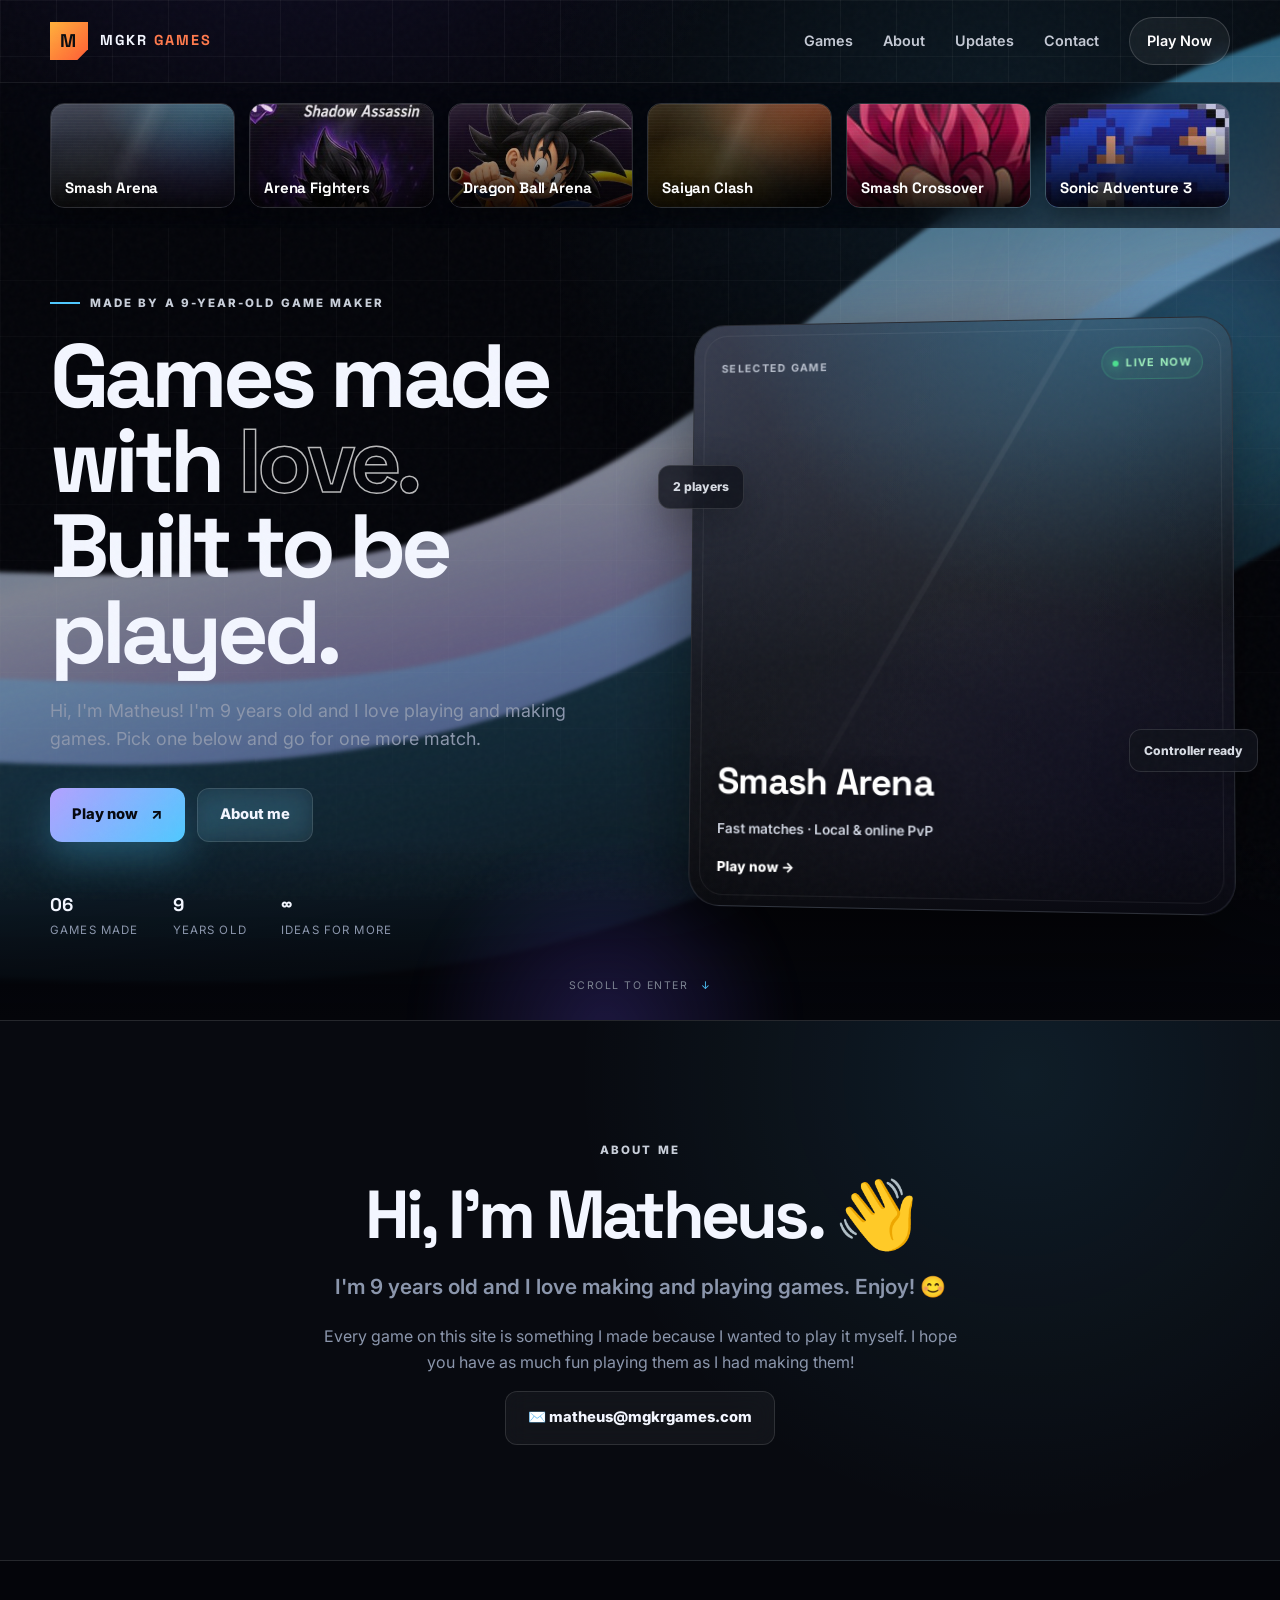
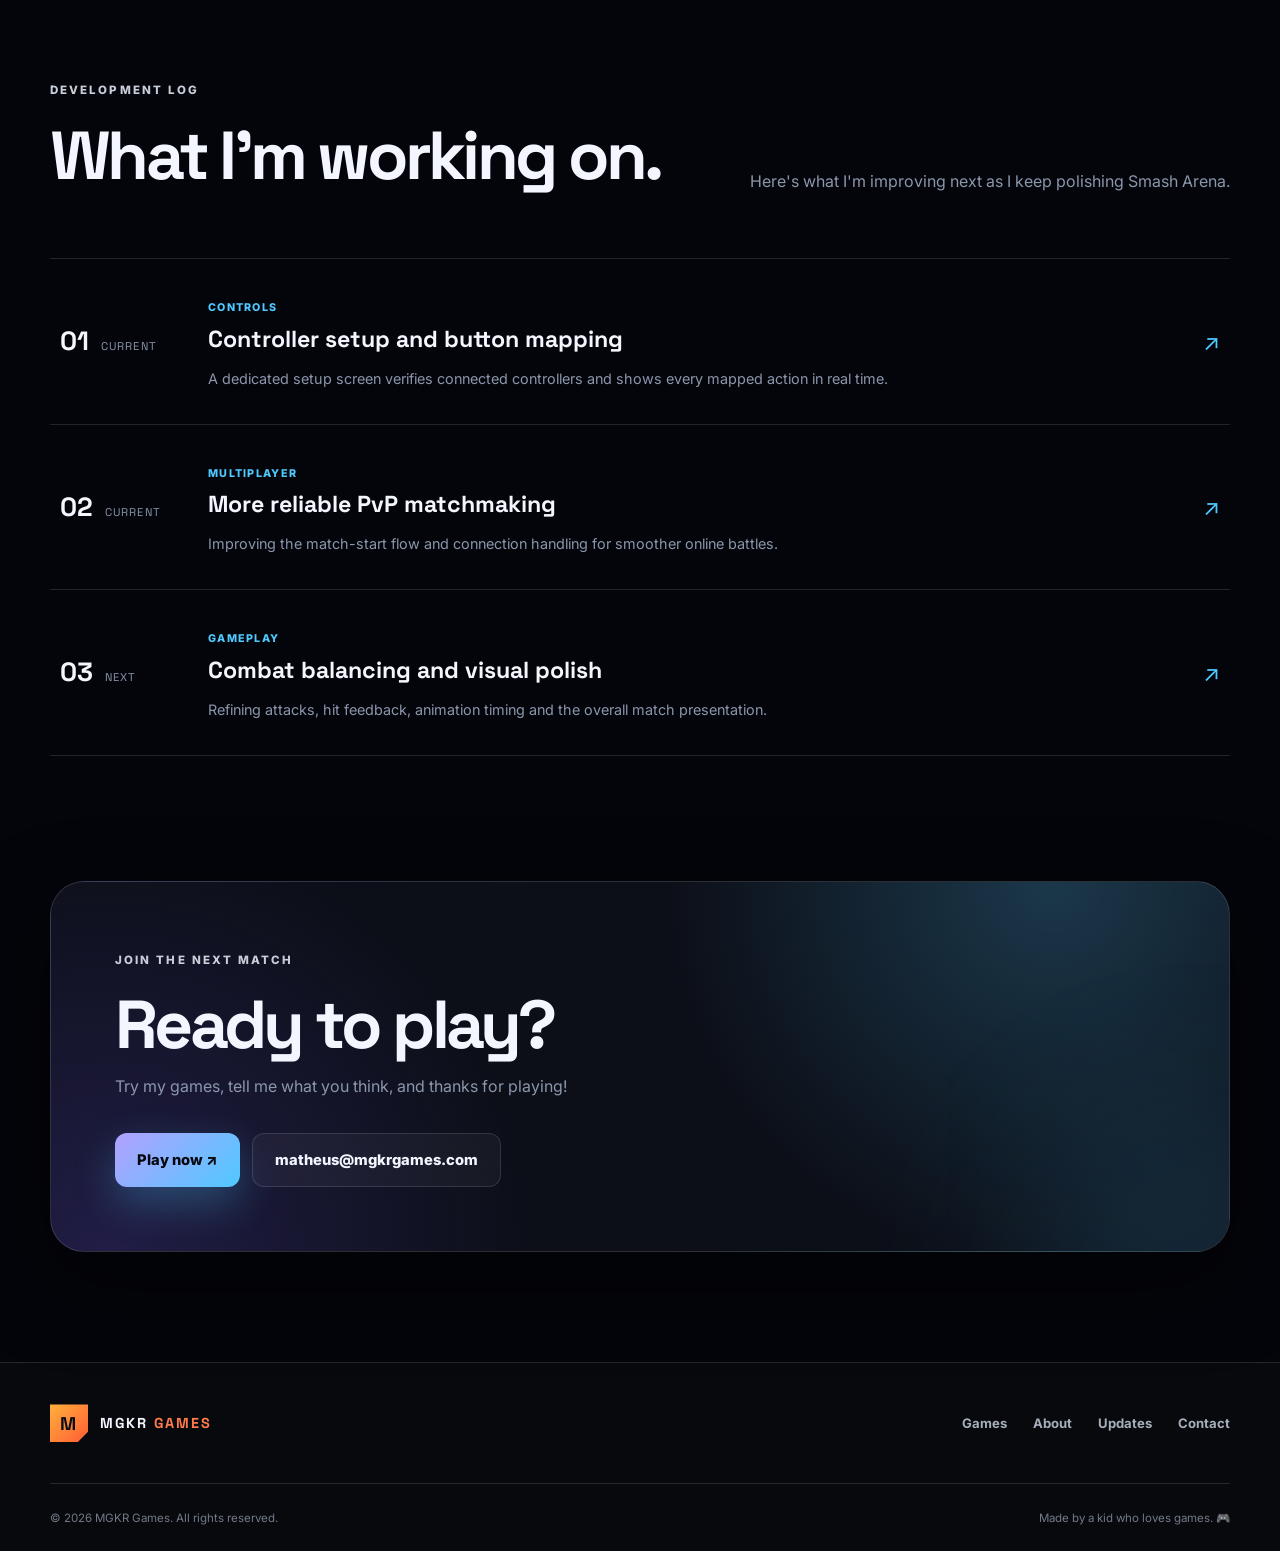
<file: index.html>
<!DOCTYPE html>
<html lang="en">
<head>
  <meta charset="UTF-8" />
  <meta name="viewport" content="width=device-width, initial-scale=1.0" />
  <meta name="description" content="MGKR Games — games made by Matheus, a 9-year-old who loves playing and making games." />
  <meta name="theme-color" content="#04050a" />
  <meta property="og:title" content="MGKR Games" />
  <meta property="og:description" content="Games made by a 9-year-old who loves playing and making games." />
  <meta property="og:type" content="website" />
  <meta property="og:url" content="https://mgkrgames.com" />
  <title>MGKR Games — Made by Matheus</title>
  <link rel="icon" href="favicon.svg" type="image/svg+xml" />
  <link rel="stylesheet" href="styles.css?v=13" />
</head>
<body>
  <div class="site-noise" aria-hidden="true"></div>

  <header class="site-header" id="top">
    <div class="container nav-wrap">
      <a class="brand" href="#top" aria-label="MGKR Games home">
        <span class="brand-mark">M</span>
        <span class="brand-text">MGKR <strong>GAMES</strong></span>
      </a>

      <button class="menu-toggle" aria-expanded="false" aria-controls="main-nav" aria-label="Open navigation">
        <span></span><span></span><span></span>
      </button>

      <nav class="main-nav" id="main-nav" aria-label="Main navigation">
        <a href="#top">Games</a>
        <a href="#about">About</a>
        <a href="#updates">Updates</a>
        <a href="#contact">Contact</a>
        <a class="nav-cta" href="#top">Play Now</a>
      </nav>
    </div>

    <div class="game-dock" aria-label="Jump to a game">
      <div class="container game-dock-row">
        <a class="dock-tile dock-smash" href="https://smash.mgkrgames.com"
           data-preview-art="art-smash" data-preview-title="Smash Arena"
           data-preview-tag="Fast matches · Local &amp; online PvP">
          <span class="dock-tile-art"></span>
          <span class="dock-tile-title">Smash Arena</span>
        </a>
        <a class="dock-tile dock-arena-fighters" href="https://arenafighters.mgkrgames.com"
           data-preview-art="art-arena-fighters" data-preview-title="Arena Fighters"
           data-preview-tag="Original characters · Online crossplay">
          <span class="dock-tile-art"></span>
          <span class="dock-tile-title">Arena Fighters</span>
        </a>
        <a class="dock-tile dock-dragonball" href="https://dragonballarena.mgkrgames.com"
           data-preview-art="art-dragonball" data-preview-title="Dragon Ball Arena"
           data-preview-tag="Power up · Battle across the sagas">
          <span class="dock-tile-art"></span>
          <span class="dock-tile-title">Dragon Ball Arena</span>
        </a>
        <a class="dock-tile dock-saiyan" href="https://saiyanclash.mgkrgames.com"
           data-preview-art="art-saiyan" data-preview-title="Saiyan Clash"
           data-preview-tag="Go Super Saiyan · Fast 1v1s">
          <span class="dock-tile-art"></span>
          <span class="dock-tile-title">Saiyan Clash</span>
        </a>
        <a class="dock-tile dock-crossover" href="https://smashcrossover.mgkrgames.com"
           data-preview-art="art-crossover" data-preview-title="Smash Crossover"
           data-preview-tag="Every hero, one arena">
          <span class="dock-tile-art"></span>
          <span class="dock-tile-title">Smash Crossover</span>
        </a>
        <a class="dock-tile dock-sonic" href="https://sonic.mgkrgames.com"
           data-preview-art="art-sonic" data-preview-title="Sonic Adventure 3"
           data-preview-tag="Gotta go fast · Classic platforming">
          <span class="dock-tile-art"></span>
          <span class="dock-tile-title">Sonic Adventure 3</span>
        </a>
      </div>
    </div>
  </header>

  <main>
    <section class="hero">
      <div class="hero-grid" aria-hidden="true"></div>
      <div class="hero-orb hero-orb-one" aria-hidden="true"></div>
      <div class="hero-orb hero-orb-two" aria-hidden="true"></div>
      <svg class="hero-ribbon" viewBox="0 0 1600 900" preserveAspectRatio="xMidYMid slice" aria-hidden="true">
        <defs>
          <linearGradient id="ribbonGrad" x1="0%" y1="0%" x2="100%" y2="100%">
            <stop offset="0%" stop-color="#4fc9ff" stop-opacity="0" />
            <stop offset="30%" stop-color="#4fc9ff" stop-opacity=".55" />
            <stop offset="52%" stop-color="#dfe6ff" stop-opacity=".65" />
            <stop offset="72%" stop-color="#b3a1ff" stop-opacity=".5" />
            <stop offset="100%" stop-color="#7457ff" stop-opacity="0" />
          </linearGradient>
          <linearGradient id="ribbonGrad2" x1="0%" y1="0%" x2="100%" y2="100%">
            <stop offset="0%" stop-color="#7457ff" stop-opacity="0" />
            <stop offset="45%" stop-color="#4fc9ff" stop-opacity=".28" />
            <stop offset="100%" stop-color="#4fc9ff" stop-opacity="0" />
          </linearGradient>
        </defs>
        <path d="M -200 620 C 250 460, 550 720, 950 380 S 1550 120, 1900 260" stroke="url(#ribbonGrad)" stroke-width="140" fill="none" stroke-linecap="round" />
        <path d="M -200 720 C 300 600, 600 820, 1000 520 S 1600 260, 1950 380" stroke="url(#ribbonGrad2)" stroke-width="220" fill="none" stroke-linecap="round" />
      </svg>

      <div class="container hero-layout">
        <div class="hero-copy reveal">
          <div class="eyebrow"><span></span> Made by a 9-year-old game maker</div>
          <h1>Games made with <em>love.</em><br />Built to be played.</h1>
          <p>
            Hi, I'm Matheus! I'm 9 years old and I love playing and making
            games. Pick one below and go for one more match.
          </p>
          <div class="hero-actions">
            <a class="button button-primary" href="#top">
              Play now
              <span aria-hidden="true">↗</span>
            </a>
            <a class="button button-secondary" href="#about">About me</a>
          </div>

          <div class="hero-meta">
            <div><strong>06</strong><span>Games made</span></div>
            <div><strong>9</strong><span>Years old</span></div>
            <div><strong>∞</strong><span>Ideas for more</span></div>
          </div>
        </div>

        <div class="hero-visual reveal reveal-delay">
          <div class="hero-preview" id="heroPreview">
            <span class="hero-preview-art art-smash" id="heroPreviewArt" aria-hidden="true"></span>
            <div class="hero-preview-topline">
              <span>Selected game</span>
              <span class="live-pill"><i></i> Live now</span>
            </div>
            <div class="hero-preview-body">
              <strong class="hero-preview-title" id="heroPreviewTitle">Smash Arena</strong>
              <span class="hero-preview-tag" id="heroPreviewTag">Fast matches · Local &amp; online PvP</span>
              <a class="hero-preview-link" id="heroPreviewLink" href="https://smash.mgkrgames.com">Play now →</a>
            </div>
          </div>
          <div class="floating-chip chip-one">2 players</div>
          <div class="floating-chip chip-two">Controller ready</div>
        </div>
      </div>

      <div class="hero-scroll">Scroll to enter <span>↓</span></div>
    </section>

    <section class="section about-section kid-about" id="about">
      <div class="container about-layout-kid">
        <div class="about-copy reveal">
          <span class="section-kicker">About me</span>
          <h2>Hi, I'm Matheus. <span class="wave" aria-hidden="true">👋</span></h2>
          <p class="about-lead">
            I'm 9 years old and I love making and playing games. Enjoy! <span aria-hidden="true">😊</span>
          </p>
          <p>
            Every game on this site is something I made because I wanted to play it
            myself. I hope you have as much fun playing them as I had making them!
          </p>
          <a class="button button-secondary" href="mailto:matheus@mgkrgames.com">✉️ matheus@mgkrgames.com</a>
        </div>
      </div>
    </section>

    <section class="section updates-section" id="updates">
      <div class="container">
        <div class="section-heading reveal">
          <div>
            <span class="section-kicker">Development log</span>
            <h2>What I'm working on.</h2>
          </div>
          <p>Here's what I'm improving next as I keep polishing Smash Arena.</p>
        </div>

        <div class="updates-list">
          <article class="update-item reveal">
            <div class="update-date"><strong>01</strong><span>Current</span></div>
            <div class="update-copy">
              <span class="update-label">Controls</span>
              <h3>Controller setup and button mapping</h3>
              <p>A dedicated setup screen verifies connected controllers and shows every mapped action in real time.</p>
            </div>
            <span class="update-arrow">↗</span>
          </article>

          <article class="update-item reveal">
            <div class="update-date"><strong>02</strong><span>Current</span></div>
            <div class="update-copy">
              <span class="update-label">Multiplayer</span>
              <h3>More reliable PvP matchmaking</h3>
              <p>Improving the match-start flow and connection handling for smoother online battles.</p>
            </div>
            <span class="update-arrow">↗</span>
          </article>

          <article class="update-item reveal">
            <div class="update-date"><strong>03</strong><span>Next</span></div>
            <div class="update-copy">
              <span class="update-label">Gameplay</span>
              <h3>Combat balancing and visual polish</h3>
              <p>Refining attacks, hit feedback, animation timing and the overall match presentation.</p>
            </div>
            <span class="update-arrow">↗</span>
          </article>
        </div>
      </div>
    </section>

    <section class="cta-section" id="contact">
      <div class="container cta-card reveal">
        <div class="cta-glow" aria-hidden="true"></div>
        <div>
          <span class="section-kicker">Join the next match</span>
          <h2>Ready to play?</h2>
          <p>Try my games, tell me what you think, and thanks for playing!</p>
        </div>
        <div class="cta-actions">
          <a class="button button-primary" href="#top">Play now ↗</a>
          <a class="button button-secondary" href="mailto:matheus@mgkrgames.com">matheus@mgkrgames.com</a>
        </div>
      </div>
    </section>
  </main>

  <footer class="site-footer">
    <div class="container footer-top">
      <a class="brand" href="#top">
        <span class="brand-mark">M</span>
        <span class="brand-text">MGKR <strong>GAMES</strong></span>
      </a>
      <div class="footer-links">
        <a href="#top">Games</a>
        <a href="#about">About</a>
        <a href="#updates">Updates</a>
        <a href="mailto:matheus@mgkrgames.com">Contact</a>
      </div>
    </div>
    <div class="container footer-bottom">
      <span>© <span id="year"></span> MGKR Games. All rights reserved.</span>
      <span>Made by a kid who loves games. 🎮</span>
    </div>
  </footer>

  <script src="script.js?v=13"></script>
</body>
</html>
</file>
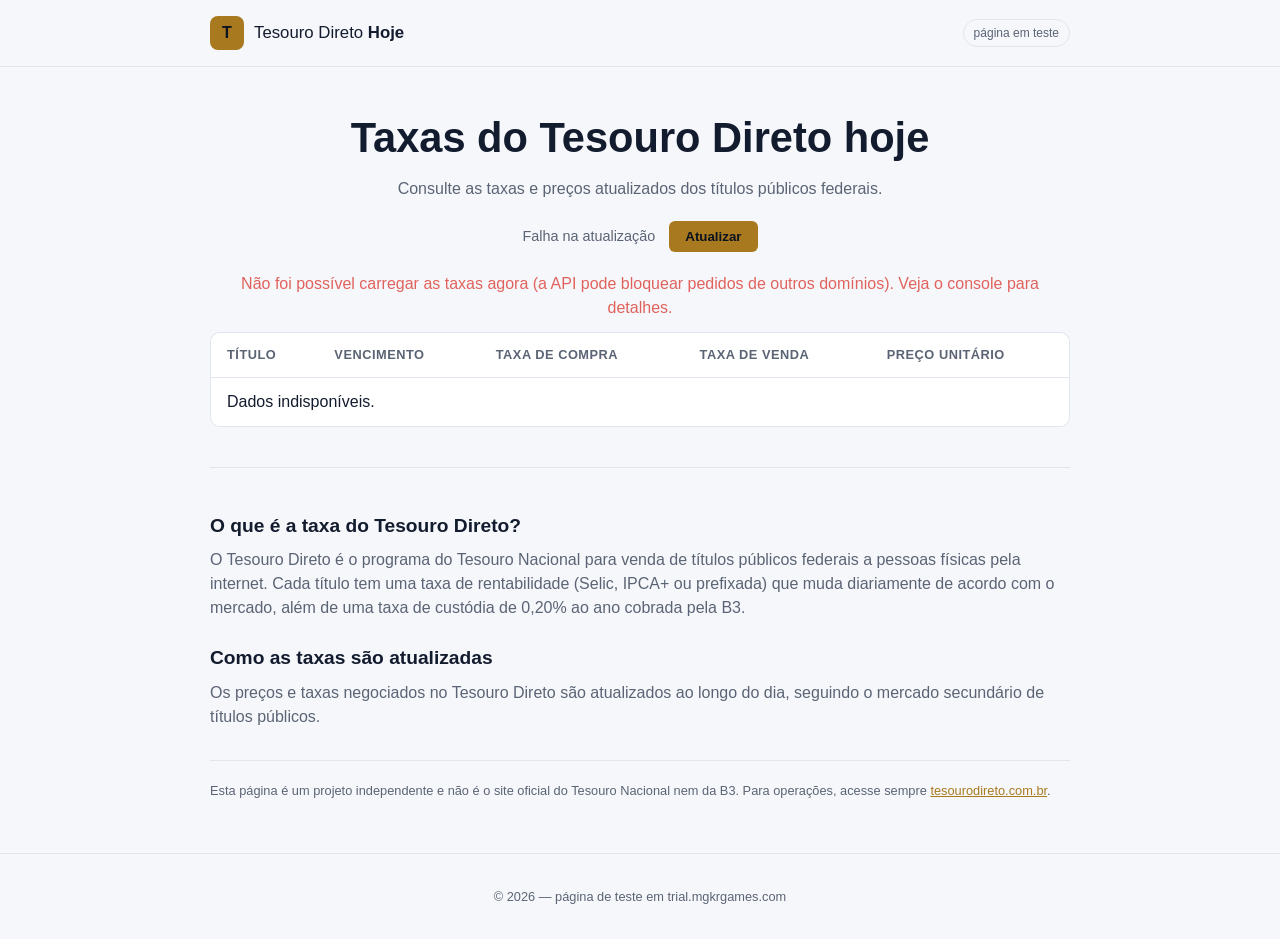
<file: trial-tesouro/index.html>
<!DOCTYPE html>
<html lang="pt-BR">
<head>
  <meta charset="UTF-8" />
  <meta name="viewport" content="width=device-width, initial-scale=1.0" />
  <meta name="description" content="Taxas do Tesouro Direto hoje: confira as taxas e preços atualizados dos títulos públicos (Selic, IPCA+, Prefixado) em tempo real." />
  <meta name="theme-color" content="#0b1220" />
  <meta property="og:title" content="Tesouro Direto Hoje — Taxas Atualizadas" />
  <meta property="og:description" content="Taxas e preços dos títulos do Tesouro Direto atualizados: Selic, IPCA+ e Prefixado." />
  <meta property="og:type" content="website" />
  <title>Tesouro Direto Hoje — Taxas Atualizadas</title>
  <link rel="stylesheet" href="styles.css" />
</head>
<body>
  <header class="site-header">
    <div class="container nav-wrap">
      <a class="brand" href="#top" aria-label="Tesouro Direto Hoje">
        <span class="brand-mark">T</span>
        <span class="brand-text">Tesouro Direto <strong>Hoje</strong></span>
      </a>
      <span class="pill">página em teste</span>
    </div>
  </header>

  <main class="container">
    <section class="hero">
      <h1>Taxas do Tesouro Direto hoje</h1>
      <p class="subtitle">Consulte as taxas e preços atualizados dos títulos públicos federais.</p>
      <div class="update-bar">
        <span id="last-updated">Carregando dados...</span>
        <button id="refresh-btn" type="button">Atualizar</button>
      </div>
    </section>

    <section class="rates-section" aria-live="polite">
      <div id="rates-status" class="status"></div>
      <div class="table-wrap">
        <table id="rates-table">
          <thead>
            <tr>
              <th>Título</th>
              <th>Vencimento</th>
              <th>Taxa de compra</th>
              <th>Taxa de venda</th>
              <th>Preço unitário</th>
            </tr>
          </thead>
          <tbody id="rates-body">
            <tr><td colspan="5">Carregando...</td></tr>
          </tbody>
        </table>
      </div>
    </section>

    <section class="explainer">
      <h2>O que é a taxa do Tesouro Direto?</h2>
      <p>
        O Tesouro Direto é o programa do Tesouro Nacional para venda de títulos públicos federais
        a pessoas físicas pela internet. Cada título tem uma taxa de rentabilidade (Selic, IPCA+ ou
        prefixada) que muda diariamente de acordo com o mercado, além de uma taxa de custódia de
        0,20% ao ano cobrada pela B3.
      </p>
      <h2>Como as taxas são atualizadas</h2>
      <p>
        Os preços e taxas negociados no Tesouro Direto são atualizados ao longo do dia, seguindo o
        mercado secundário de títulos públicos.
      </p>
    </section>

    <p class="disclaimer">
      Esta página é um projeto independente e não é o site oficial do Tesouro Nacional nem da B3.
      Para operações, acesse sempre
      <a href="https://www.tesourodireto.com.br" target="_blank" rel="noopener noreferrer">tesourodireto.com.br</a>.
    </p>
  </main>

  <footer class="site-footer">
    <div class="container">
      <p>&copy; 2026 — página de teste em trial.mgkrgames.com</p>
    </div>
  </footer>

  <script src="script.js"></script>
</body>
</html>
</file>
<file: styles.css>
@import url('https://fonts.googleapis.com/css2?family=Inter:wght@400;500;600;700;800&family=Space+Grotesk:wght@500;600;700&display=swap');

:root {
  --bg: #04050a;
  --surface: #0d121c;
  --surface-2: #121927;
  --text: #f3f6ff;
  --muted: #8b96ac;
  --line: rgba(255, 255, 255, 0.12);
  --accent: #4fc9ff;
  --accent-2: #b3a1ff;
  --purple: #7457ff;
  --max: 1180px;
  --radius-lg: 28px;
  --radius-md: 20px;
  --shadow: 0 30px 80px rgba(0, 0, 0, 0.5);
  --glass: rgba(255, 255, 255, 0.045);
  --glass-strong: rgba(255, 255, 255, 0.07);
}

* {
  box-sizing: border-box;
}

html {
  scroll-behavior: smooth;
}

body {
  margin: 0;
  background:
    radial-gradient(circle at 78% 4%, rgba(79, 201, 255, 0.1), transparent 30rem),
    radial-gradient(circle at 22% -10%, rgba(116, 87, 255, 0.17), transparent 34rem),
    var(--bg);
  color: var(--text);
  font-family: "Inter", sans-serif;
  line-height: 1.6;
  overflow-x: hidden;
}

body.menu-open {
  overflow: hidden;
}

a {
  color: inherit;
  text-decoration: none;
}

button,
a {
  -webkit-tap-highlight-color: transparent;
}

img {
  max-width: 100%;
}

.container {
  width: min(calc(100% - 40px), var(--max));
  margin-inline: auto;
}

.site-noise {
  position: fixed;
  inset: 0;
  pointer-events: none;
  opacity: 0.035;
  z-index: 50;
  background-image: url("data:image/svg+xml,%3Csvg viewBox='0 0 180 180' xmlns='http://www.w3.org/2000/svg'%3E%3Cfilter id='n'%3E%3CfeTurbulence type='fractalNoise' baseFrequency='.9' numOctaves='4' stitchTiles='stitch'/%3E%3C/filter%3E%3Crect width='100%25' height='100%25' filter='url(%23n)' opacity='.7'/%3E%3C/svg%3E");
}

.site-header {
  position: fixed;
  inset: 0 0 auto;
  z-index: 40;
  transition: background 0.3s ease, border-color 0.3s ease, backdrop-filter 0.3s ease;
  border-bottom: 1px solid transparent;
}

.site-header.scrolled {
  background: rgba(4, 6, 12, 0.72);
  border-color: var(--line);
  backdrop-filter: blur(20px) saturate(140%);
}

.nav-wrap {
  min-height: 82px;
  display: flex;
  align-items: center;
  justify-content: space-between;
}

.brand {
  display: inline-flex;
  align-items: center;
  gap: 12px;
  font-family: "Space Grotesk", sans-serif;
  font-size: 0.9rem;
  font-weight: 700;
  letter-spacing: 0.12em;
}

.brand-mark {
  width: 38px;
  height: 38px;
  display: grid;
  place-items: center;
  color: #0b0c10;
  background: linear-gradient(135deg, #ffb13b, #ff5c35);
  clip-path: polygon(0 0, 100% 0, 100% 72%, 72% 100%, 0 100%);
  font-size: 1.15rem;
  font-weight: 900;
}

.brand-text strong {
  color: #ff7a4d;
}

.main-nav {
  display: flex;
  align-items: center;
  gap: 30px;
  color: #c5cad5;
  font-size: 0.9rem;
  font-weight: 600;
}

.main-nav > a:not(.nav-cta) {
  position: relative;
}

.main-nav > a:not(.nav-cta)::after {
  content: "";
  position: absolute;
  left: 0;
  bottom: -7px;
  width: 0;
  height: 2px;
  background: var(--accent);
  transition: width 0.2s ease;
}

.main-nav > a:hover::after {
  width: 100%;
}

.nav-cta {
  padding: 11px 17px;
  border: 1px solid rgba(255, 255, 255, 0.16);
  border-radius: 999px;
  color: white;
  background: rgba(255, 255, 255, 0.055);
  transition: 0.2s ease;
}

.nav-cta {
  backdrop-filter: blur(10px);
}

.nav-cta:hover {
  border-color: rgba(79, 201, 255, 0.55);
  background: rgba(79, 201, 255, 0.10);
}

.menu-toggle {
  display: none;
  width: 44px;
  height: 44px;
  border: 1px solid var(--line);
  border-radius: 12px;
  background: rgba(255, 255, 255, 0.05);
  align-items: center;
  justify-content: center;
  flex-direction: column;
  gap: 5px;
}

.menu-toggle span {
  width: 19px;
  height: 2px;
  background: white;
  transition: 0.25s ease;
}

.game-dock {
  border-top: 1px solid rgba(255, 255, 255, 0.08);
  background: rgba(4, 6, 12, 0.55);
  backdrop-filter: blur(16px) saturate(140%);
}

.game-dock-row {
  display: flex;
  align-items: flex-end;
  justify-content: space-between;
  gap: 14px;
  padding: 20px 0;
  overflow-x: auto;
  overflow-y: visible;
  scrollbar-width: none;
}

.game-dock-row::-webkit-scrollbar {
  display: none;
}

.dock-tile {
  flex: 1 1 180px;
  min-width: 140px;
  max-width: 190px;
  position: relative;
  width: 180px;
  height: 105px;
  border-radius: 14px;
  overflow: hidden;
  border: 1px solid rgba(255, 255, 255, 0.16);
  box-shadow: 0 10px 26px rgba(0, 0, 0, 0.4), inset 0 1px 0 rgba(255, 255, 255, 0.18);
  transition: transform 0.28s cubic-bezier(.2,.8,.2,1), box-shadow 0.28s ease, border-color 0.28s ease;
  align-self: flex-end;
}

.dock-tile-art {
  position: absolute;
  inset: -10%;
  background-size: cover;
  background-position: top center;
  transform: scale(1.2) translate(var(--parallax-x, 0%), var(--parallax-y, 0%));
}

.dock-tile::before {
  content: "";
  position: absolute;
  inset: 0;
  z-index: 1;
  background:
    linear-gradient(0deg, rgba(0,0,0,.88) 0%, rgba(0,0,0,.22) 56%, transparent 76%),
    linear-gradient(115deg, transparent 38%, rgba(255,255,255,.09) 45%, transparent 53%),
    repeating-linear-gradient(0deg, rgba(255,255,255,.025) 0 1px, transparent 1px 3px);
}

.dock-tile::after {
  content: "";
  position: absolute;
  inset: 0;
  border-radius: inherit;
  box-shadow: inset 0 0 0 1px rgba(255, 255, 255, 0.05), inset 0 24px 30px -20px rgba(255, 255, 255, 0.14);
  pointer-events: none;
}

.dock-tile-title {
  position: absolute;
  left: 14px;
  right: 14px;
  bottom: 11px;
  z-index: 2;
  font-family: "Space Grotesk", sans-serif;
  font-weight: 800;
  font-size: 0.94rem;
  letter-spacing: -0.01em;
  line-height: 1.15;
  color: #fff;
  text-shadow: 0 2px 10px rgba(0, 0, 0, 0.7);
}

.dock-tile:hover,
.dock-tile:focus-visible {
  transform: translateY(-10px) scale(1.1);
  border-color: rgba(255, 255, 255, 0.5);
  box-shadow: 0 24px 46px rgba(0, 0, 0, 0.5), 0 0 34px rgba(79, 201, 255, 0.3);
  z-index: 5;
  outline: none;
}

.dock-smash .dock-tile-art,
.art-smash {
  background:
    radial-gradient(circle at 26% 112%, rgba(255,255,255,.24), transparent 42%),
    radial-gradient(circle at 74% -8%, rgba(79,201,255,.4), transparent 46%),
    radial-gradient(circle at 70% 105%, rgba(116,87,255,.34), transparent 50%),
    radial-gradient(circle at 50% 50%, rgba(255,255,255,.06), transparent 60%),
    linear-gradient(150deg, #3d4356, #14161d 65%);
}
.dock-arena-fighters .dock-tile-art,
.art-arena-fighters {
  background-image:
    linear-gradient(0deg, rgba(20,9,13,.15), rgba(20,9,13,.05)),
    url('assets/dock/arena-fighters.jpg');
}
.dock-dragonball .dock-tile-art,
.art-dragonball {
  background-image:
    linear-gradient(0deg, rgba(20,14,9,.12), rgba(20,14,9,.02)),
    url('assets/dock/dragonball.jpg');
}
.dock-saiyan .dock-tile-art,
.art-saiyan {
  background:
    radial-gradient(circle at 30% 112%, rgba(255,200,40,.6), transparent 46%),
    radial-gradient(circle at 78% -10%, rgba(255,90,40,.45), transparent 48%),
    radial-gradient(circle at 55% 45%, rgba(255,240,180,.18), transparent 55%),
    radial-gradient(circle at 50% 50%, rgba(255,255,255,.05), transparent 60%),
    linear-gradient(150deg, #2a1e0a, #150e05 70%);
}
.dock-crossover .dock-tile-art,
.art-crossover {
  background-image:
    linear-gradient(0deg, rgba(16,10,20,.12), rgba(16,10,20,.02)),
    url('assets/dock/crossover.jpg');
}
.dock-sonic .dock-tile-art,
.art-sonic {
  background-image:
    linear-gradient(0deg, rgba(10,14,22,.12), rgba(10,14,22,.02)),
    url('assets/dock/sonic.jpg');
}

.hero {
  position: relative;
  min-height: 100svh;
  display: grid;
  align-items: center;
  isolation: isolate;
  overflow: hidden;
  padding: 286px 0 80px;
}

.hero-grid {
  position: absolute;
  inset: 0;
  z-index: -4;
  background-image:
    linear-gradient(rgba(255,255,255,.045) 1px, transparent 1px),
    linear-gradient(90deg, rgba(255,255,255,.045) 1px, transparent 1px);
  background-size: 56px 56px;
  mask-image: linear-gradient(to bottom, black 0%, transparent 86%);
}

.hero::after {
  content: "";
  position: absolute;
  inset: auto 0 0;
  height: 180px;
  z-index: -3;
  background: linear-gradient(to bottom, transparent, var(--bg));
}

.hero-orb {
  position: absolute;
  z-index: -2;
  border-radius: 50%;
  filter: blur(15px);
}

.hero-orb-one {
  width: 470px;
  height: 470px;
  right: -150px;
  top: 10%;
  background: radial-gradient(circle, rgba(79, 201, 255, 0.24), transparent 66%);
}

.hero-orb-two {
  width: 390px;
  height: 390px;
  left: 32%;
  bottom: -200px;
  background: radial-gradient(circle, rgba(116, 87, 255, 0.22), transparent 68%);
}

.hero-ribbon {
  position: absolute;
  inset: -10% -10%;
  width: 120%;
  height: 120%;
  z-index: -3;
  filter: blur(2px);
  opacity: 0.85;
  mix-blend-mode: screen;
  animation: ribbon-drift 22s ease-in-out infinite alternate;
}

@keyframes ribbon-drift {
  0% { transform: translate3d(0, 0, 0) scale(1); }
  100% { transform: translate3d(-1.5%, 1%, 0) scale(1.03); }
}

@media (prefers-reduced-motion: reduce) {
  .hero-ribbon {
    animation: none;
  }
}

.hero-layout {
  display: grid;
  grid-template-columns: 1.02fr 0.98fr;
  gap: 70px;
  align-items: center;
}

.eyebrow,
.section-kicker {
  display: inline-flex;
  align-items: center;
  gap: 10px;
  color: #c8ced9;
  text-transform: uppercase;
  letter-spacing: 0.18em;
  font-size: 0.72rem;
  font-weight: 800;
}

.eyebrow span {
  width: 30px;
  height: 2px;
  background: var(--accent);
}

.hero h1,
.section-heading h2,
.about-copy h2,
.cta-card h2 {
  font-family: "Space Grotesk", sans-serif;
  letter-spacing: -0.055em;
  line-height: 0.95;
  margin: 22px 0;
}

.hero h1 {
  font-size: clamp(3.8rem, 7vw, 7rem);
  max-width: 800px;
}

.hero h1 em {
  font-style: normal;
  color: transparent;
  -webkit-text-stroke: 1.5px rgba(255, 255, 255, 0.72);
}

.hero-copy > p {
  max-width: 600px;
  color: var(--muted);
  font-size: clamp(1rem, 1.4vw, 1.17rem);
}

.hero-actions,
.cta-actions {
  display: flex;
  flex-wrap: wrap;
  gap: 12px;
  margin-top: 34px;
}

.button {
  min-height: 54px;
  padding: 0 22px;
  border-radius: 12px;
  display: inline-flex;
  align-items: center;
  justify-content: center;
  gap: 13px;
  font-weight: 800;
  font-size: 0.92rem;
  transition: transform 0.2s ease, border-color 0.2s ease, background 0.2s ease;
}

.button:hover {
  transform: translateY(-2px);
}

.button-primary {
  color: #06080f;
  background: linear-gradient(135deg, var(--accent-2), var(--accent));
  box-shadow: 0 16px 40px rgba(79, 201, 255, 0.28);
}

.button-secondary {
  border: 1px solid var(--line);
  background: var(--glass);
  backdrop-filter: blur(12px);
}

.button-secondary:hover {
  border-color: rgba(255, 255, 255, 0.26);
}

.hero-meta {
  margin-top: 48px;
  display: flex;
  gap: 34px;
}

.hero-meta div {
  display: grid;
  gap: 2px;
}

.hero-meta strong {
  font-family: "Space Grotesk", sans-serif;
  font-size: 1.15rem;
}

.hero-meta span {
  color: var(--muted);
  font-size: 0.72rem;
  text-transform: uppercase;
  letter-spacing: 0.1em;
}

.hero-visual {
  position: relative;
  perspective: 1100px;
}

.hero-preview {
  min-height: 590px;
  position: relative;
  overflow: hidden;
  padding: 28px;
  border: 1px solid rgba(255, 255, 255, 0.12);
  border-radius: 32px;
  background: linear-gradient(145deg, #171c28, #0a0d15 72%);
  box-shadow: var(--shadow);
  transform: rotateY(-4deg) rotateX(2deg);
}

.hero-preview-art {
  position: absolute;
  inset: -6%;
  z-index: 0;
  background-size: cover;
  background-position: center;
  transition: opacity 0.32s ease, transform 8s ease-out;
  transform: scale(1.05);
}

.hero-preview.is-switching .hero-preview-art {
  opacity: 0;
}

.hero-preview::before {
  content: "";
  position: absolute;
  inset: 0;
  z-index: 1;
  pointer-events: none;
  background:
    linear-gradient(0deg, rgba(6,7,11,.92) 0%, rgba(6,7,11,.35) 46%, rgba(6,7,11,.12) 68%, transparent 82%),
    linear-gradient(120deg, transparent 0 44%, rgba(255, 255, 255, 0.06) 44.3% 44.8%, transparent 45%);
}

.hero-preview::after {
  content: "";
  position: absolute;
  inset: 10px;
  z-index: 1;
  pointer-events: none;
  border: 1px solid rgba(255, 255, 255, 0.07);
  border-radius: 24px;
}

.hero-preview-topline {
  position: relative;
  z-index: 3;
  display: flex;
  justify-content: space-between;
  align-items: center;
  color: #b9c0cd;
  text-transform: uppercase;
  font-size: 0.68rem;
  letter-spacing: 0.12em;
  font-weight: 700;
}

.live-pill {
  display: inline-flex;
  align-items: center;
  gap: 7px;
  padding: 7px 10px;
  border: 1px solid rgba(76, 223, 143, 0.24);
  border-radius: 999px;
  color: #9ef0bd;
  background: rgba(76, 223, 143, 0.07);
}

.live-pill i {
  width: 6px;
  height: 6px;
  border-radius: 50%;
  background: #4cdf8f;
  box-shadow: 0 0 12px #4cdf8f;
}

.hero-preview-body {
  position: absolute;
  left: 28px;
  right: 28px;
  bottom: 28px;
  z-index: 3;
  display: flex;
  flex-direction: column;
  gap: 6px;
  transition: opacity 0.32s ease, transform 0.32s ease;
}

.hero-preview.is-switching .hero-preview-body {
  opacity: 0;
  transform: translateY(6px);
}

.hero-preview-title {
  font-family: "Space Grotesk", sans-serif;
  font-weight: 800;
  font-size: clamp(1.7rem, 3vw, 2.3rem);
  letter-spacing: -0.02em;
  color: #fff;
  text-shadow: 0 6px 24px rgba(0, 0, 0, .5);
}

.hero-preview-tag {
  color: #cfd4e0;
  font-size: 0.86rem;
  font-weight: 600;
}

.hero-preview-link {
  margin-top: 10px;
  color: #fff;
  font-weight: 800;
  font-size: 0.86rem;
  width: fit-content;
}

.floating-chip {
  position: absolute;
  padding: 11px 14px;
  border: 1px solid rgba(255, 255, 255, 0.12);
  border-radius: 12px;
  color: #d8dce4;
  background: rgba(16, 19, 27, 0.82);
  backdrop-filter: blur(12px);
  font-size: 0.76rem;
  font-weight: 800;
  box-shadow: 0 14px 40px rgba(0,0,0,.28);
}

.chip-one {
  left: -28px;
  top: 25%;
}

.chip-two {
  right: -28px;
  bottom: 23%;
}

.hero-scroll {
  position: absolute;
  left: 50%;
  bottom: 25px;
  transform: translateX(-50%);
  color: #7d8492;
  font-size: 0.66rem;
  letter-spacing: 0.14em;
  text-transform: uppercase;
}

.hero-scroll span {
  margin-left: 8px;
  color: var(--accent);
}

.section {
  padding: 115px 0;
}

.section-heading {
  display: flex;
  align-items: end;
  justify-content: space-between;
  gap: 40px;
  margin-bottom: 48px;
}

.section-heading h2,
.about-copy h2,
.cta-card h2 {
  font-size: clamp(2.9rem, 5.3vw, 5.4rem);
}

.section-heading p {
  max-width: 480px;
  color: var(--muted);
}

.update-label {
  color: var(--accent);
  text-transform: uppercase;
  letter-spacing: .12em;
  font-size: .67rem;
  font-weight: 800;
}

.value-card h3,
.update-copy h3 {
  margin: 8px 0 0;
  font-family: "Space Grotesk", sans-serif;
  font-size: 1.7rem;
  line-height: 1.1;
}

.about-section {
  position: relative;
  border-top: 1px solid var(--line);
  border-bottom: 1px solid var(--line);
  background:
    radial-gradient(circle at 80% 10%, rgba(79, 201, 255, .10), transparent 28rem),
    #080a10;
}

.about-layout {
  display: grid;
  grid-template-columns: .9fr 1.1fr;
  gap: 80px;
  align-items: start;
}

.about-layout-kid {
  display: flex;
  justify-content: center;
  text-align: center;
}

.about-layout-kid .about-copy {
  position: static;
  max-width: 640px;
}

.about-layout-kid .about-copy p {
  max-width: 100%;
  margin-inline: auto;
}

.about-lead {
  font-size: 1.3rem;
  color: var(--text);
  font-weight: 600;
}

.wave {
  display: inline-block;
  animation: wave 2.2s ease-in-out infinite;
  transform-origin: 70% 70%;
}

@keyframes wave {
  0%, 60%, 100% { transform: rotate(0deg); }
  10%, 30% { transform: rotate(14deg); }
  20% { transform: rotate(-8deg); }
  40% { transform: rotate(10deg); }
  50% { transform: rotate(0deg); }
}

.about-copy {
  position: sticky;
  top: 130px;
}

.about-copy p {
  max-width: 520px;
  color: var(--muted);
}

.values-grid {
  display: grid;
  grid-template-columns: repeat(2, 1fr);
  gap: 18px;
}

.value-card {
  min-height: 250px;
  padding: 28px;
  border: 1px solid var(--line);
  border-radius: var(--radius-md);
  background: linear-gradient(145deg, rgba(255,255,255,.05), rgba(255,255,255,.018));
}

.value-card > span {
  color: var(--accent);
  font-family: "Space Grotesk", sans-serif;
  font-size: .78rem;
  font-weight: 800;
}

.value-card h3 {
  margin-top: 70px;
}

.value-card p {
  color: var(--muted);
  font-size: .9rem;
}

.updates-list {
  border-top: 1px solid var(--line);
}

.update-item {
  display: grid;
  grid-template-columns: 120px 1fr auto;
  gap: 28px;
  align-items: center;
  padding: 34px 10px;
  border-bottom: 1px solid var(--line);
  transition: padding-left .2s ease, background .2s ease;
}

.update-item:hover {
  padding-left: 20px;
  background: linear-gradient(90deg, rgba(79,201,255,.06), transparent);
}

.update-date {
  display: flex;
  align-items: baseline;
  gap: 12px;
  font-family: "Space Grotesk", sans-serif;
}

.update-date strong {
  font-size: 1.65rem;
}

.update-date span {
  color: var(--muted);
  font-size: .7rem;
  text-transform: uppercase;
  letter-spacing: .1em;
}

.update-copy h3 {
  font-size: 1.45rem;
}

.update-copy p {
  margin-bottom: 0;
  color: var(--muted);
  font-size: .9rem;
}

.update-arrow {
  font-size: 1.4rem;
  color: var(--accent);
}

.cta-section {
  padding: 10px 0 110px;
}

.cta-card {
  position: relative;
  overflow: hidden;
  padding: 64px;
  border: 1px solid rgba(255,255,255,.13);
  border-radius: 34px;
  background:
    radial-gradient(circle at 85% 0%, rgba(79, 201, 255, .22), transparent 24rem),
    radial-gradient(circle at 5% 100%, rgba(116, 87, 255, .2), transparent 26rem),
    #0c0f18;
  box-shadow: var(--shadow);
  backdrop-filter: blur(20px);
}

.cta-glow {
  position: absolute;
  width: 300px;
  height: 300px;
  right: -120px;
  bottom: -180px;
  border-radius: 50%;
  background: var(--accent);
  filter: blur(100px);
  opacity: .18;
}

.cta-card h2 {
  margin-bottom: 14px;
}

.cta-card p {
  max-width: 560px;
  color: var(--muted);
}

.site-footer {
  border-top: 1px solid var(--line);
  background: #07090d;
}

.footer-top,
.footer-bottom {
  display: flex;
  justify-content: space-between;
  align-items: center;
}

.footer-top {
  min-height: 120px;
}

.footer-links {
  display: flex;
  flex-wrap: wrap;
  gap: 26px;
  color: #a7aeba;
  font-size: .82rem;
  font-weight: 700;
}

.footer-bottom {
  min-height: 68px;
  border-top: 1px solid var(--line);
  color: #727987;
  font-size: .72rem;
}

.reveal {
  opacity: 0;
  transform: translateY(24px);
  transition: opacity .7s ease, transform .7s ease;
}

.reveal.in-view {
  opacity: 1;
  transform: translateY(0);
}

.reveal-delay {
  transition-delay: .12s;
}

@media (max-width: 980px) {
  .hero-layout,
  .about-layout {
    grid-template-columns: 1fr;
  }

  .hero-layout {
    gap: 55px;
  }

  .hero-copy {
    max-width: 760px;
  }

  .hero-visual {
    max-width: 680px;
    margin-inline: auto;
    width: 100%;
  }

  .about-copy {
    position: static;
  }

  .section-heading {
    align-items: start;
    flex-direction: column;
  }
}

@media (max-width: 760px) {
  .container {
    width: min(calc(100% - 28px), var(--max));
  }

  .dock-tile {
    flex: 0 0 168px;
    max-width: none;
    width: 168px;
    height: 98px;
    border-radius: 12px;
  }

  .game-dock-row {
    justify-content: flex-start;
  }

  .dock-tile-title {
    font-size: 0.8rem;
    left: 11px;
    right: 11px;
    bottom: 8px;
  }

  .game-dock-row {
    gap: 12px;
    padding: 16px 0;
  }

  .menu-toggle {
    display: flex;
    z-index: 50;
  }

  .menu-toggle[aria-expanded="true"] span:nth-child(1) {
    transform: translateY(7px) rotate(45deg);
  }

  .menu-toggle[aria-expanded="true"] span:nth-child(2) {
    opacity: 0;
  }

  .menu-toggle[aria-expanded="true"] span:nth-child(3) {
    transform: translateY(-7px) rotate(-45deg);
  }

  .main-nav {
    position: fixed;
    inset: 0;
    padding: 120px 28px 40px;
    flex-direction: column;
    align-items: stretch;
    gap: 0;
    background: rgba(8,10,15,.98);
    transform: translateX(100%);
    transition: transform .3s ease;
  }

  .main-nav.open {
    transform: translateX(0);
  }

  .main-nav a {
    padding: 17px 4px;
    border-bottom: 1px solid var(--line);
    font-size: 1.15rem;
  }

  .nav-cta {
    margin-top: 24px;
    text-align: center;
    border: 0 !important;
    border-radius: 12px;
    color: #0b0c10;
    background: linear-gradient(135deg, var(--accent-2), var(--accent));
  }

  .hero {
    min-height: auto;
    padding-top: 232px;
  }

  .hero h1 {
    font-size: clamp(3.3rem, 16vw, 5.3rem);
  }

  .hero-meta {
    gap: 20px;
    flex-wrap: wrap;
  }

  .hero-preview {
    min-height: 420px;
    padding: 20px;
    transform: none;
  }

  .hero-preview-body {
    left: 20px;
    right: 20px;
    bottom: 20px;
  }

  .floating-chip,
  .hero-scroll {
    display: none;
  }

  .section {
    padding: 86px 0;
  }

  .values-grid {
    grid-template-columns: 1fr;
  }

  .value-card {
    min-height: 210px;
  }

  .value-card h3 {
    margin-top: 45px;
  }

  .update-item {
    grid-template-columns: 54px 1fr;
    gap: 18px;
    align-items: start;
  }

  .update-date {
    flex-direction: column;
    gap: 0;
  }

  .update-arrow {
    display: none;
  }

  .cta-card {
    padding: 42px 24px;
  }

  .footer-top,
  .footer-bottom {
    padding: 28px 0;
    align-items: flex-start;
    flex-direction: column;
    gap: 24px;
  }
}

@media (max-width: 480px) {
  .hero-actions,
  .cta-actions {
    flex-direction: column;
  }

  .button {
    width: 100%;
  }
}
</file>
<file: trial-tesouro/styles.css>
:root {
  --bg: #0b1220;
  --bg-alt: #131c2e;
  --text: #e8ecf4;
  --text-dim: #9aa7bd;
  --accent: #d4af37;
  --up: #4caf7d;
  --down: #e0625c;
  --border: #223047;
}

@media (prefers-color-scheme: light) {
  :root {
    --bg: #f6f7fb;
    --bg-alt: #ffffff;
    --text: #131c2e;
    --text-dim: #5b6474;
    --accent: #a8791f;
    --border: #e1e5ee;
  }
}

* { box-sizing: border-box; }

body {
  margin: 0;
  font-family: -apple-system, BlinkMacSystemFont, "Segoe UI", Roboto, sans-serif;
  background: var(--bg);
  color: var(--text);
  line-height: 1.5;
}

.container {
  max-width: 900px;
  margin: 0 auto;
  padding: 0 20px;
}

.site-header {
  border-bottom: 1px solid var(--border);
  padding: 16px 0;
}

.nav-wrap {
  display: flex;
  align-items: center;
  justify-content: space-between;
}

.brand {
  display: flex;
  align-items: center;
  gap: 10px;
  text-decoration: none;
  color: var(--text);
}

.brand-mark {
  display: inline-flex;
  align-items: center;
  justify-content: center;
  width: 34px;
  height: 34px;
  border-radius: 8px;
  background: var(--accent);
  color: #0b1220;
  font-weight: 700;
}

.brand-text { font-size: 1.05rem; }

.pill {
  font-size: 0.75rem;
  color: var(--text-dim);
  border: 1px solid var(--border);
  border-radius: 999px;
  padding: 4px 10px;
}

.hero {
  padding: 40px 0 20px;
  text-align: center;
}

.hero h1 {
  font-size: clamp(1.8rem, 4vw, 2.6rem);
  margin: 0 0 8px;
}

.subtitle {
  color: var(--text-dim);
  margin: 0 0 20px;
}

.update-bar {
  display: flex;
  align-items: center;
  justify-content: center;
  gap: 14px;
  font-size: 0.9rem;
  color: var(--text-dim);
}

#refresh-btn {
  background: var(--accent);
  color: #0b1220;
  border: none;
  border-radius: 6px;
  padding: 8px 16px;
  font-weight: 600;
  cursor: pointer;
}

#refresh-btn:hover { opacity: 0.9; }

.status {
  min-height: 1.4em;
  color: var(--down);
  text-align: center;
  margin-bottom: 12px;
}

.table-wrap {
  overflow-x: auto;
  border: 1px solid var(--border);
  border-radius: 10px;
  margin-bottom: 40px;
}

table {
  width: 100%;
  border-collapse: collapse;
  background: var(--bg-alt);
  min-width: 560px;
}

th, td {
  padding: 12px 16px;
  text-align: left;
  border-bottom: 1px solid var(--border);
  white-space: nowrap;
}

th {
  font-size: 0.8rem;
  text-transform: uppercase;
  letter-spacing: 0.04em;
  color: var(--text-dim);
}

tbody tr:last-child td { border-bottom: none; }

.rate-buy { color: var(--up); font-weight: 600; }
.rate-sell { color: var(--down); font-weight: 600; }

.explainer {
  padding: 20px 0 10px;
  border-top: 1px solid var(--border);
}

.explainer h2 { font-size: 1.2rem; margin: 24px 0 8px; }
.explainer p { color: var(--text-dim); margin: 0 0 8px; }

.disclaimer {
  font-size: 0.8rem;
  color: var(--text-dim);
  border-top: 1px solid var(--border);
  padding: 20px 0 40px;
}

.disclaimer a { color: var(--accent); }

.site-footer {
  border-top: 1px solid var(--border);
  padding: 20px 0;
  color: var(--text-dim);
  font-size: 0.8rem;
  text-align: center;
}
</file>
